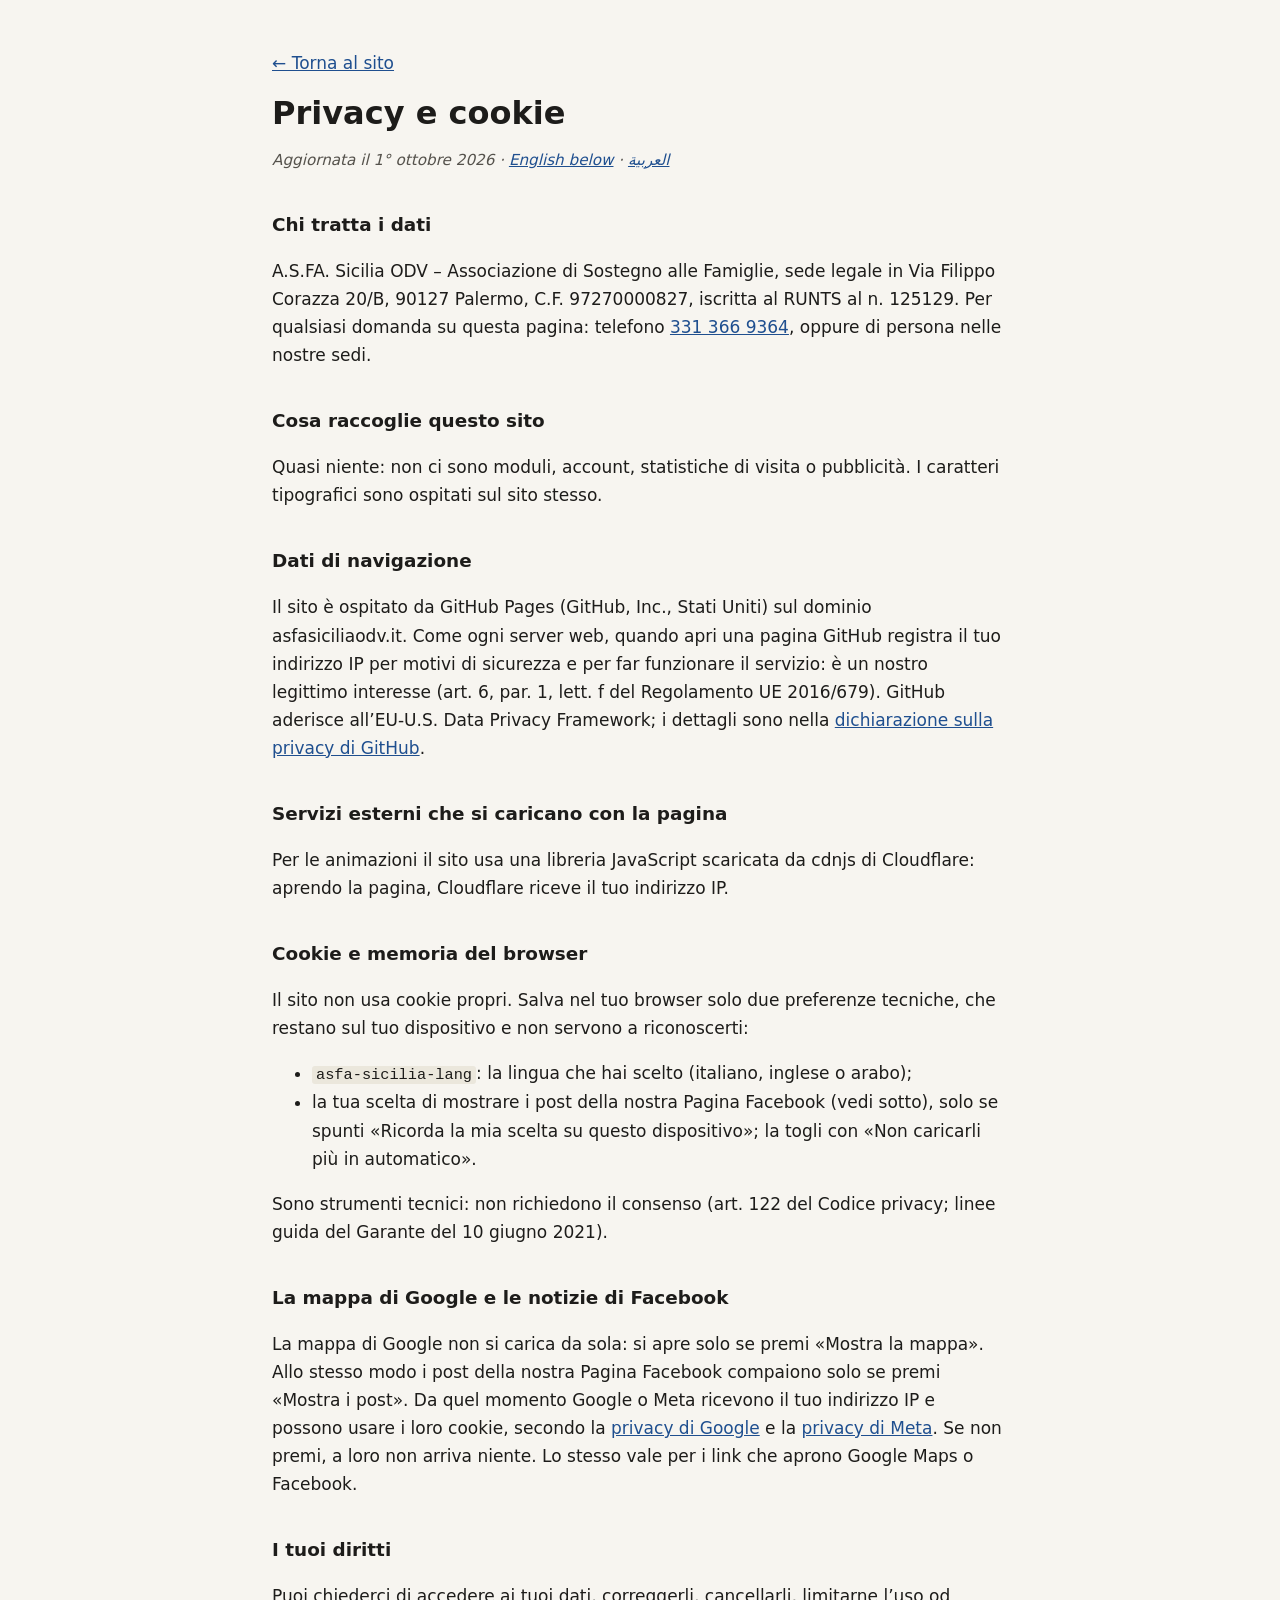
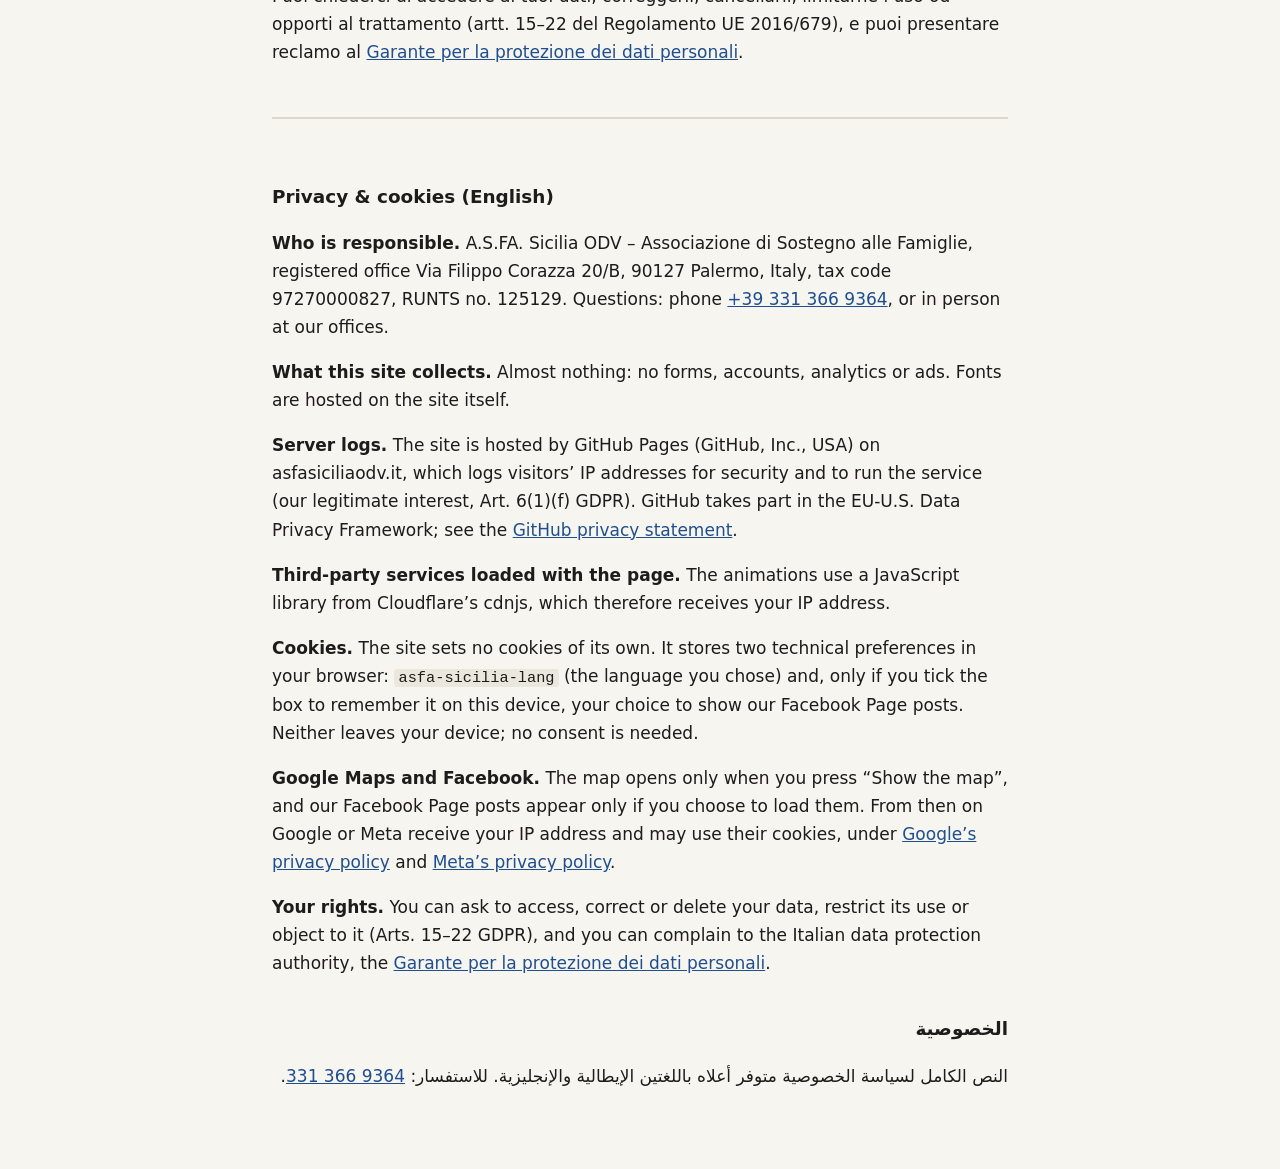
<file: privacy.html>
<!DOCTYPE html>
<html lang="it">
<head>
  <meta charset="UTF-8">
  <meta name="viewport" content="width=device-width, initial-scale=1.0">
  <meta name="robots" content="noindex">
  <title>Privacy e cookie · A.S.FA. Sicilia ODV</title>
  <meta name="description" content="Informativa privacy e cookie del sito di A.S.FA. Sicilia ODV, Palermo e Monreale.">
  <link rel="canonical" href="https://asfasiciliaodv.it/privacy.html">
  <style>
    body { margin: 0; background: #f7f5f0; color: #1d1c1a; font: 17px/1.65 system-ui, -apple-system, "Segoe UI", Roboto, sans-serif; }
    main { max-width: 46rem; margin: 0 auto; padding: 32px 20px 64px; }
    h1 { font-size: 2rem; line-height: 1.2; margin: 0.4em 0 0.2em; }
    h2 { font-size: 1.15rem; margin: 2em 0 0.4em; }
    a { color: #1f4f8f; }
    .data { color: #55524c; font-style: italic; font-size: 0.95rem; }
    .en { margin-top: 3em; padding-top: 1.5em; border-top: 2px solid #ddd8cc; }
    .ar { margin-top: 2em; }
    code { font-size: 0.9em; background: #ebe7dc; padding: 0 4px; border-radius: 3px; }
  </style>
</head>
<body>
<main>
  <p><a href="index.html">← Torna al sito</a></p>
  <h1>Privacy e cookie</h1>
  <p class="data">Aggiornata il 1° ottobre 2026 · <a href="#english" lang="en">English below</a> · <a href="#ar" lang="ar" dir="rtl">العربية</a></p>

  <h2>Chi tratta i dati</h2>
  <p>A.S.FA. Sicilia ODV – Associazione di Sostegno alle Famiglie, sede legale in Via Filippo Corazza 20/B, 90127 Palermo, C.F. 97270000827, iscritta al RUNTS al n. 125129. Per qualsiasi domanda su questa pagina: telefono <a href="tel:+393313669364">331 366 9364</a>, oppure di persona nelle nostre sedi.</p>

  <h2>Cosa raccoglie questo sito</h2>
  <p>Quasi niente: non ci sono moduli, account, statistiche di visita o pubblicità. I caratteri tipografici sono ospitati sul sito stesso.</p>

  <h2>Dati di navigazione</h2>
  <p>Il sito è ospitato da GitHub Pages (GitHub, Inc., Stati Uniti) sul dominio asfasiciliaodv.it. Come ogni server web, quando apri una pagina GitHub registra il tuo indirizzo IP per motivi di sicurezza e per far funzionare il servizio: è un nostro legittimo interesse (art. 6, par. 1, lett. f del Regolamento UE 2016/679). GitHub aderisce all’EU-U.S. Data Privacy Framework; i dettagli sono nella <a href="https://docs.github.com/site-policy/privacy-policies/github-general-privacy-statement" rel="noopener">dichiarazione sulla privacy di GitHub</a>.</p>

  <h2>Servizi esterni che si caricano con la pagina</h2>
  <p>Per le animazioni il sito usa una libreria JavaScript scaricata da cdnjs di Cloudflare: aprendo la pagina, Cloudflare riceve il tuo indirizzo IP.</p>

  <h2>Cookie e memoria del browser</h2>
  <p>Il sito non usa cookie propri. Salva nel tuo browser solo due preferenze tecniche, che restano sul tuo dispositivo e non servono a riconoscerti:</p>
  <ul>
    <li><code>asfa-sicilia-lang</code>: la lingua che hai scelto (italiano, inglese o arabo);</li>
    <li>la tua scelta di mostrare i post della nostra Pagina Facebook (vedi sotto), solo se spunti «Ricorda la mia scelta su questo dispositivo»; la togli con «Non caricarli più in automatico».</li>
  </ul>
  <p>Sono strumenti tecnici: non richiedono il consenso (art. 122 del Codice privacy; linee guida del Garante del 10 giugno 2021).</p>

  <h2>La mappa di Google e le notizie di Facebook</h2>
  <p>La mappa di Google non si carica da sola: si apre solo se premi «Mostra la mappa». Allo stesso modo i post della nostra Pagina Facebook compaiono solo se premi «Mostra i post». Da quel momento Google o Meta ricevono il tuo indirizzo IP e possono usare i loro cookie, secondo la <a href="https://policies.google.com/privacy?hl=it" rel="noopener">privacy di Google</a> e la <a href="https://www.facebook.com/privacy/policy/" rel="noopener">privacy di Meta</a>. Se non premi, a loro non arriva niente. Lo stesso vale per i link che aprono Google Maps o Facebook.</p>

  <h2>I tuoi diritti</h2>
  <p>Puoi chiederci di accedere ai tuoi dati, correggerli, cancellarli, limitarne l’uso od opporti al trattamento (artt. 15–22 del Regolamento UE 2016/679), e puoi presentare reclamo al <a href="https://www.garanteprivacy.it" rel="noopener">Garante per la protezione dei dati personali</a>.</p>

  <div class="en" id="english" lang="en">
    <h2>Privacy &amp; cookies (English)</h2>
    <p><strong>Who is responsible.</strong> A.S.FA. Sicilia ODV – Associazione di Sostegno alle Famiglie, registered office Via Filippo Corazza 20/B, 90127 Palermo, Italy, tax code 97270000827, RUNTS no. 125129. Questions: phone <a href="tel:+393313669364">+39 331 366 9364</a>, or in person at our offices.</p>
    <p><strong>What this site collects.</strong> Almost nothing: no forms, accounts, analytics or ads. Fonts are hosted on the site itself.</p>
    <p><strong>Server logs.</strong> The site is hosted by GitHub Pages (GitHub, Inc., USA) on asfasiciliaodv.it, which logs visitors’ IP addresses for security and to run the service (our legitimate interest, Art. 6(1)(f) GDPR). GitHub takes part in the EU-U.S. Data Privacy Framework; see the <a href="https://docs.github.com/site-policy/privacy-policies/github-general-privacy-statement" rel="noopener">GitHub privacy statement</a>.</p>
    <p><strong>Third-party services loaded with the page.</strong> The animations use a JavaScript library from Cloudflare’s cdnjs, which therefore receives your IP address.</p>
    <p><strong>Cookies.</strong> The site sets no cookies of its own. It stores two technical preferences in your browser: <code>asfa-sicilia-lang</code> (the language you chose) and, only if you tick the box to remember it on this device, your choice to show our Facebook Page posts. Neither leaves your device; no consent is needed.</p>
    <p><strong>Google Maps and Facebook.</strong> The map opens only when you press “Show the map”, and our Facebook Page posts appear only if you choose to load them. From then on Google or Meta receive your IP address and may use their cookies, under <a href="https://policies.google.com/privacy?hl=en" rel="noopener">Google’s privacy policy</a> and <a href="https://www.facebook.com/privacy/policy/" rel="noopener">Meta’s privacy policy</a>.</p>
    <p><strong>Your rights.</strong> You can ask to access, correct or delete your data, restrict its use or object to it (Arts. 15–22 GDPR), and you can complain to the Italian data protection authority, the <a href="https://www.garanteprivacy.it" rel="noopener">Garante per la protezione dei dati personali</a>.</p>
  </div>

  <div class="ar" id="ar" lang="ar" dir="rtl">
    <h2>الخصوصية</h2>
    <p>النص الكامل لسياسة الخصوصية متوفر أعلاه باللغتين الإيطالية والإنجليزية. للاستفسار: <a href="tel:+393313669364" dir="ltr">331 366 9364</a>.</p>
  </div>
</main>
</body>
</html>
</file>
